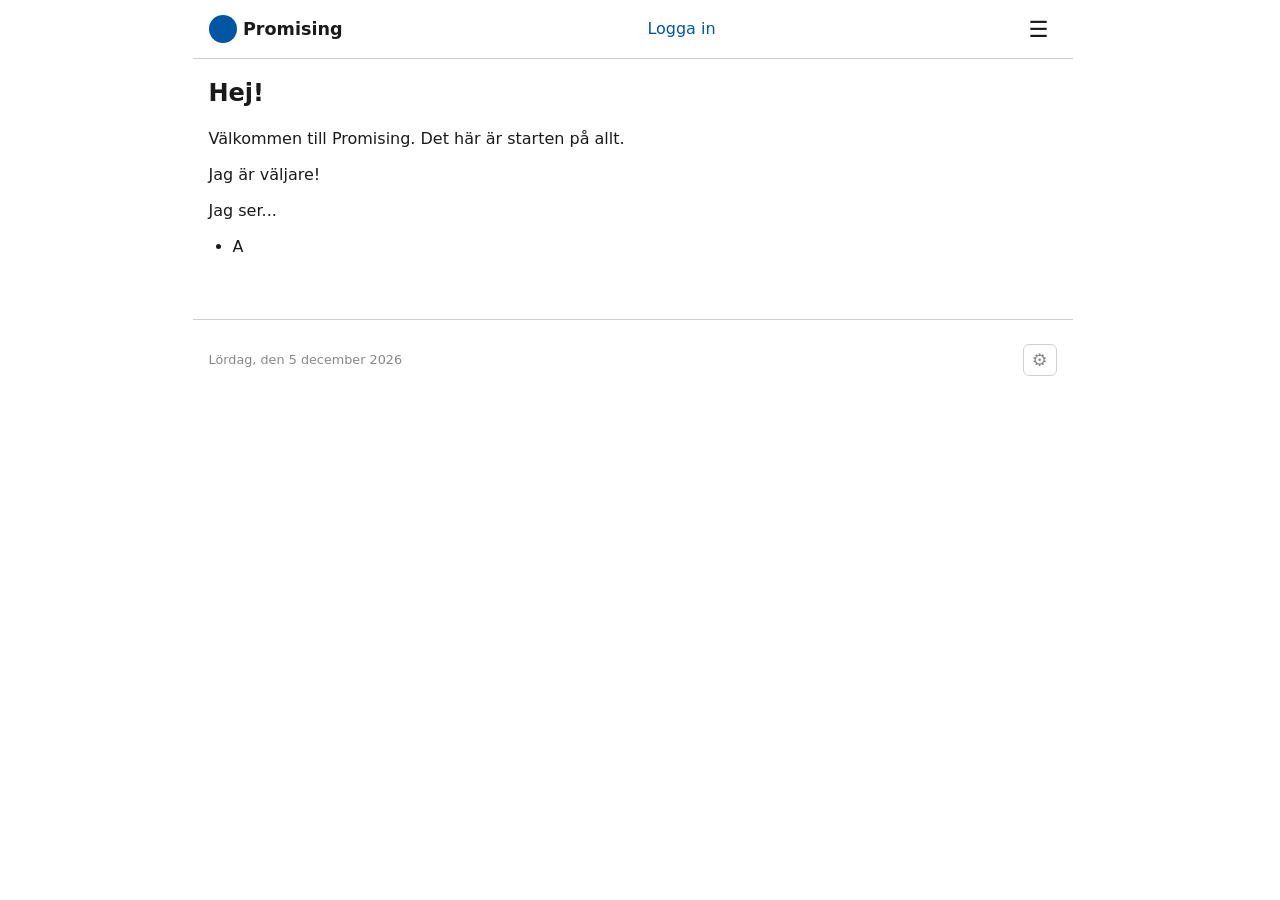
<file: site/index.html>
<!DOCTYPE html>
<html lang="sv">
<head>
  <meta charset="UTF-8">
  <meta name="viewport" content="width=device-width, initial-scale=1.0">
  <title>Promising</title>
  <link rel="stylesheet" href="../system/promising.css">
  <link rel="stylesheet" href="site.css">
</head>
<body>
  <div id="app"></div>
  <script src="../system/lib/js-yaml.min.js"></script>
  <script src="../system/lib/hetmule.js"></script>
  <script src="../system/yaml.js"></script>
  <script src="../system/records.js"></script>
  <script src="../system/render.js"></script>
  <script src="../system/menu.js"></script>
  <script src="../system/group.js"></script>
  <script src="../system/search.js"></script>
  <script src="../system/axioms.js"></script>
  <script src="../system/dimensions.js"></script>
  <script src="../system/core.js"></script>
  <script src="../system/backend.js"></script>
  <script src="../system/services.js"></script>
  <script src="../system/meta.js"></script>
  <script src="../system/dev.js"></script>
  <script src="site.js"></script>
</body>
</html>
</file>
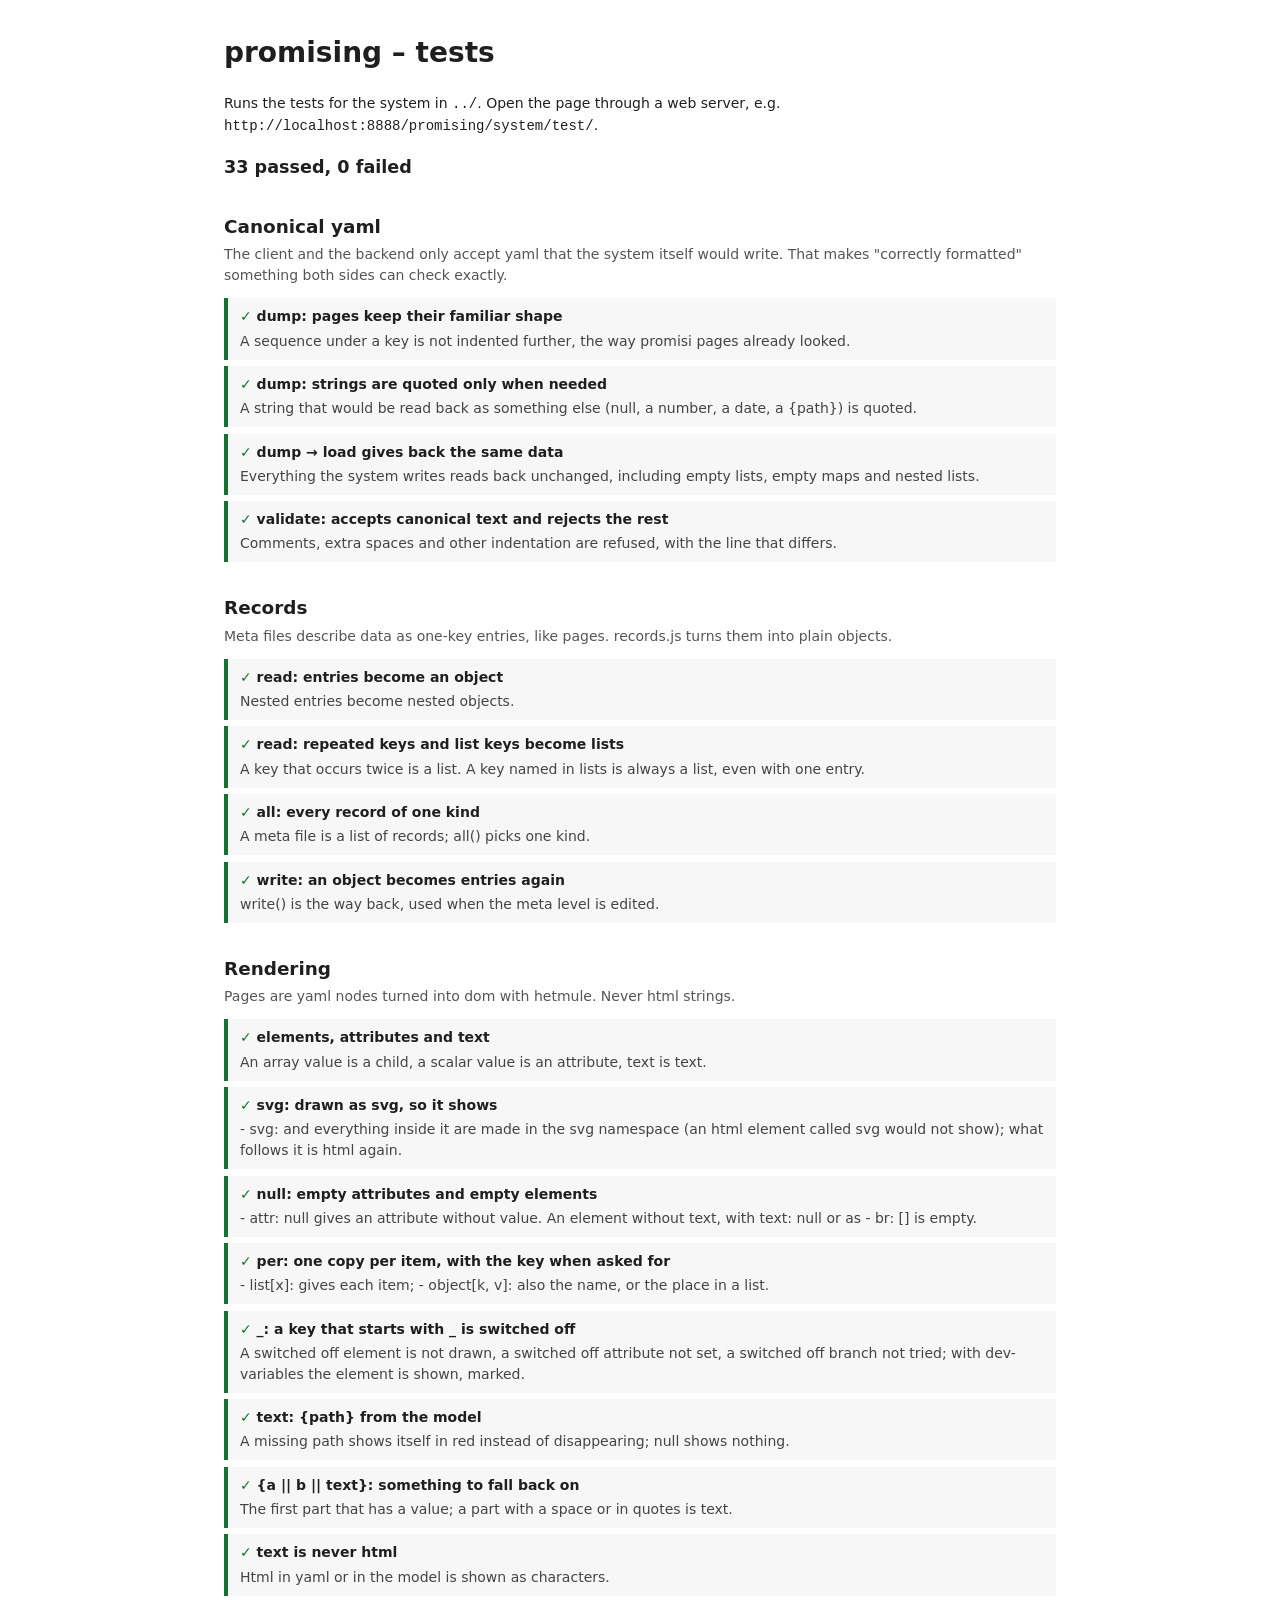
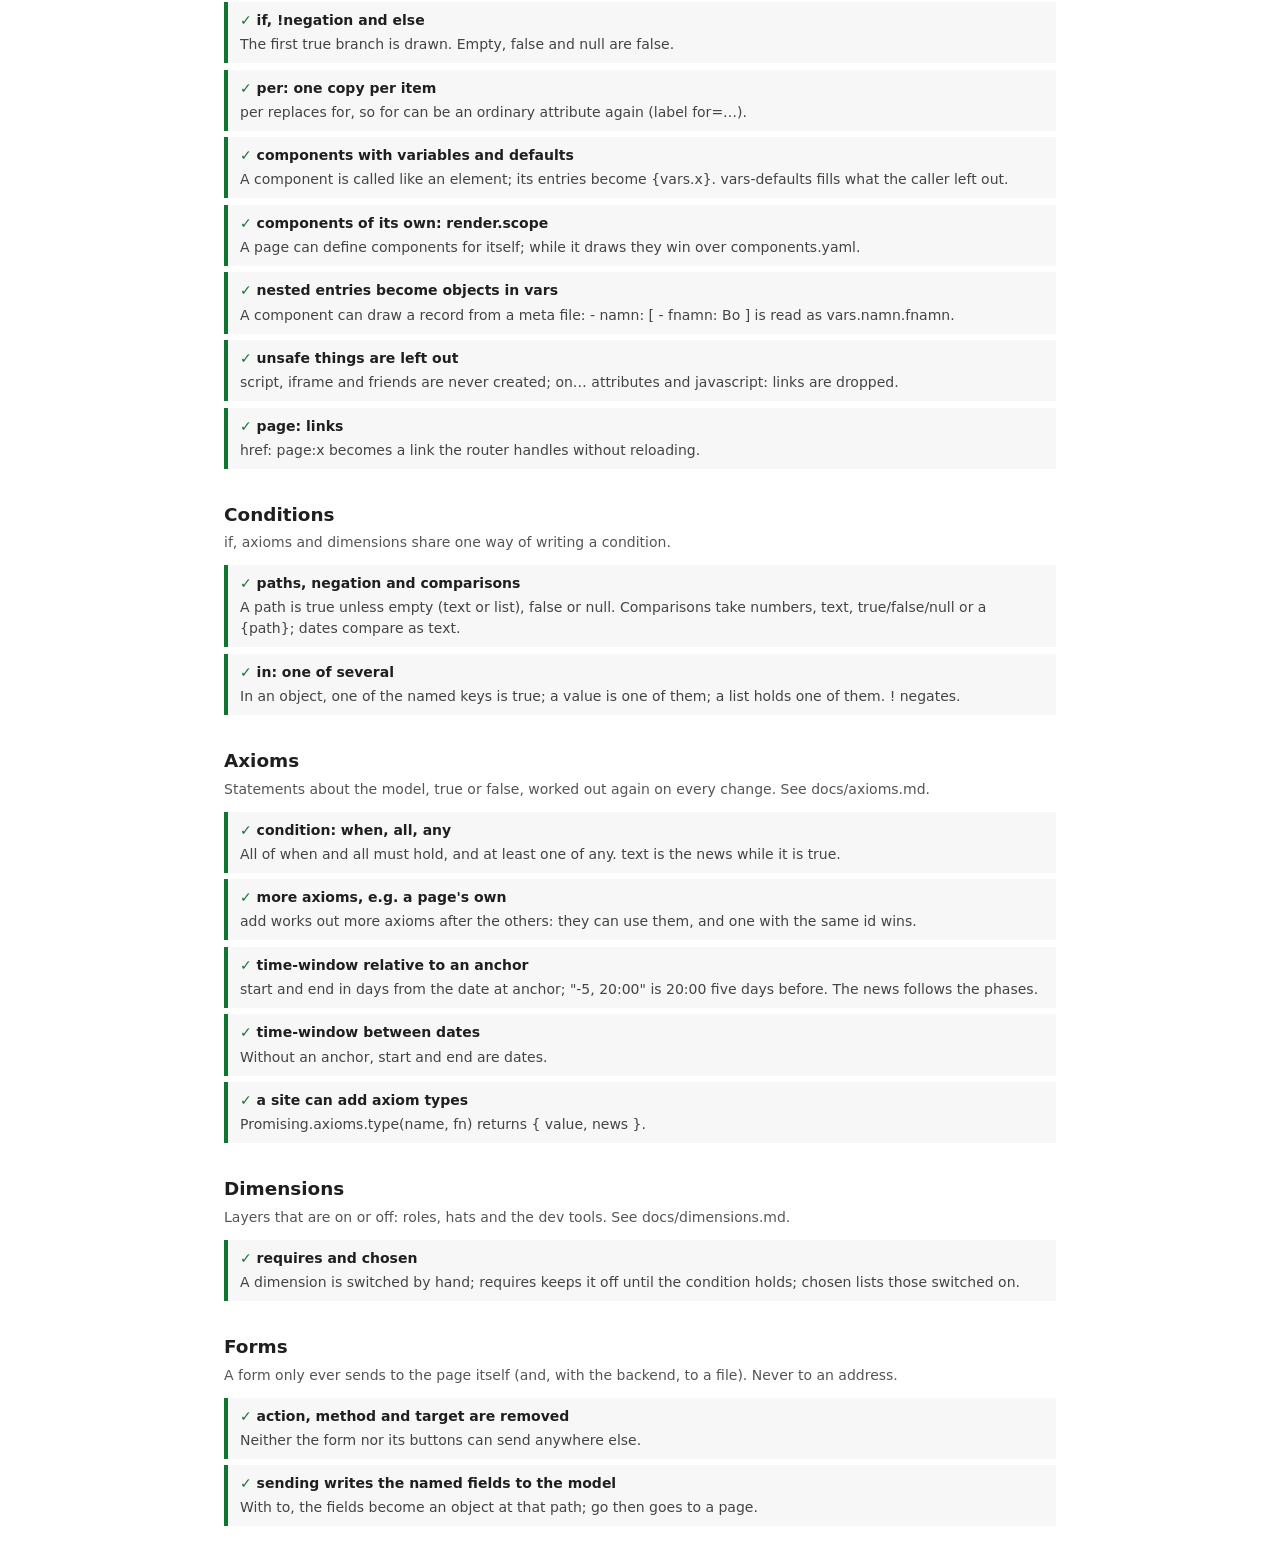
<file: system/test/index.html>
<!doctype html>
<html lang="en">
<head>
  <meta charset="utf-8">
  <title>promising – tests</title>
  <style>
    body { font: 14px/1.5 system-ui, sans-serif; margin: 2rem auto; max-width: 52rem; padding: 0 1rem; color: #1f1f1f; }
    h2 { margin: 2rem 0 0.25rem; font-size: 1.15rem; }
    .intro { margin: 0 0 0.75rem; color: #555; }
    ul { list-style: none; padding: 0; margin: 0; }
    li { padding: 0.5rem 0.75rem; border-left: 4px solid #ccc; margin-bottom: 0.4rem; background: #f7f7f7; }
    li.pass { border-color: #137333; }
    li.fail { border-color: #b3261e; background: #fdeceb; }
    .name { font-weight: 600; }
    .pass .name::before { content: '✓ '; color: #137333; }
    .fail .name::before { content: '✗ '; color: #b3261e; }
    .description { margin: 0.2rem 0 0; color: #444; }
    .error { margin: 0.3rem 0 0; color: #b3261e; font-family: ui-monospace, monospace; font-size: 12px; white-space: pre-wrap; }
    #summary { font-size: 1.1rem; font-weight: 600; }
  </style>
</head>
<body>
  <h1>promising – tests</h1>
  <p>Runs the tests for the system in <code>../</code>. Open the page through a web server, e.g. <code>http://localhost:8888/promising/system/test/</code>.</p>
  <p id="summary">Running…</p>
  <div id="results"></div>

  <script src="../lib/js-yaml.min.js"></script>
  <script src="../lib/hetmule.js"></script>
  <script src="../yaml.js"></script>
  <script src="../records.js"></script>
  <script src="../render.js"></script>
  <script src="../axioms.js"></script>
  <script src="../dimensions.js"></script>
  <script src="tests.js"></script>
  <script>
    let passed = 0, failed = 0;
    H.mount('#results', groups.map(g => [
      H.el('h2', g.title),
      H.el('p', { class: 'intro' }, g.intro),
      H.el('ul', g.tests.map(t => {
        let error = null;
        try { t.fn(); passed++; } catch (e) { error = e; failed++; }
        return H.el('li', { class: error ? 'fail' : 'pass' },
          H.el('div', { class: 'name' }, t.name),
          H.el('p', { class: 'description' }, t.description),
          error && H.el('p', { class: 'error' }, error.message));
      })),
    ]));
    H.mount('#summary', `${passed} passed, ${failed} failed`);
  </script>
</body>
</html>
</file>
<file: system/promising.css>
/*
  promising.css – only what the system itself draws.
  The look of a site belongs in its own css.
*/

/* A {path} that is missing from the model */
.promising-missing {
  color: #c00;
  font-weight: bold;
}

/* An object or list shown with {path} */
.promising-dump {
  white-space: pre-wrap;
  font-family: monospace;
}

/* Hide the menu while a search next to it has hits */
.search:has(.search-results:not(:empty)) ~ .menu {
  display: none;
}

.menu,
.search-results,
.search-results ul {
  list-style: none;
  padding-left: 0;
}


/* fullscreen: '.fr' – the root in full screen, showing only that part of the page */
.promising-fullscreen:fullscreen {
  overflow: auto;
  padding: 1.5rem;
  background: #fff;
}

.promising-fullscreen:fullscreen :not(.promising-fullscreen-part, .promising-fullscreen-part *, :has(.promising-fullscreen-part)) {
  display: none !important;
}


/* ── The panel ─────────────────────────────────────────────────────────────── */

.promising-panel {
  --dev: #6b3fa0;
  position: fixed;
  top: 0;
  right: 0;
  bottom: 0;
  z-index: 100;
  width: min(380px, 100vw);
  background: #fbfaff;
  border-left: 3px solid var(--dev);
  box-shadow: -4px 0 16px rgb(0 0 0 / 0.12);
  font: 14px/1.4 system-ui, sans-serif;
  color: #222;
}

.promising-panel[hidden] {
  display: none;
}

/* The site's own look for buttons and fields is not wanted here. The reset is strong enough
   for the site's rules like input[type=text] (0,1,1); the panel's own rules for fields come
   after it and are at least as strong. */
.promising-panel.promising-panel :is(button, input, select, textarea) {
  all: revert;
  font: inherit;
}

/* What a dev dimension shows, under its switch */
.promising-under {
  margin: 0.3rem 0 0.7rem 1.4rem;
}

/* Shared screen: the site keeps to the left of the panel */
html.promising-split {
  --promising-split: var(--promising-panel-width);
  padding-right: var(--promising-split);
}

.promising-panel-inside {
  height: 100%;
  overflow-y: auto;
  padding: 0 1rem 2rem;
}

/* The left edge: drag to change the width */
.promising-panel-edge {
  position: absolute;
  top: 0;
  bottom: 0;
  left: -6px;
  z-index: 2;
  width: 10px;
  cursor: ew-resize;
  touch-action: none;
}

.promising-panel-edge:hover,
.promising-panel.resizing .promising-panel-edge {
  background: linear-gradient(to right, transparent 6px, var(--dev) 6px, var(--dev) 10px, transparent 10px);
}

.promising-panel.resizing {
  user-select: none;
}

.promising-panel-head {
  --pad: 1rem;
  position: sticky;
  top: 0;
  z-index: 1;
  display: flex;
  justify-content: space-between;
  align-items: center;
  margin: 0 -1rem;
  padding: var(--pad);
  background: var(--dev);
  color: #fff;
}

/* Title and close button share size and line height, so both sit --pad from their edges */
.promising-panel-head strong,
.promising-panel-head button {
  font-size: 1.15rem;
  line-height: 1.5rem;
}

.promising-panel.promising-panel .promising-panel-head button {
  display: grid;
  place-items: center;
  width: 1.5rem;
  height: 1.5rem;
  margin: 0;
  padding: 0;
  border: 0;
  border-radius: 4px;
  background: none;
  color: inherit;
  cursor: pointer;
}

.promising-panel.promising-panel .promising-panel-head button:hover,
.promising-panel.promising-panel .promising-panel-head button:focus-visible {
  background: rgb(255 255 255 / 0.18);
  outline: none;
}

.promising-meta {
  margin-top: 1rem;
}

.promising-panel.promising-panel button {
  margin: 0.2rem 0.3rem 0.2rem 0;
  font: inherit;
  cursor: pointer;
}

/* Save this state: a name and a button on one line */
.promising-keep {
  display: flex;
  gap: 0.4rem;
  align-items: center;
  margin-top: 0.6rem;
}

.promising-panel .promising-keep input {
  flex: 1;
  min-width: 0;
}

.promising-panel.promising-panel .promising-keep button {
  margin: 0;
}

.promising-dimensions {
  --inset: 0.75rem;
  margin: 1rem 0 0;
  padding: 0.35rem var(--inset) var(--inset);
  border: 1px solid #ddd;
  border-radius: 6px;
  background: #fff;
}

/* The legend's text lines up with the checkboxes */
.promising-dimensions legend {
  margin-left: -0.35rem;
  padding: 0 0.35rem;
  font-size: 0.8rem;
  font-weight: bold;
  text-transform: uppercase;
  letter-spacing: 0.05em;
  color: var(--dev);
}

.promising-dimensions label {
  display: flex;
  align-items: center;
  gap: 0.5rem;
  padding: 0.2rem 0;
  cursor: pointer;
}

.promising-panel .promising-dimensions input {
  flex: none;
  margin: 0;
  accent-color: var(--dev);
}

.promising-dimensions .promising-hint {
  margin-left: auto;
}

.promising-dimensions .unasked {
  color: #999;
}

.promising-dimensions .disabled {
  opacity: 0.5;
  cursor: default;
}

/* dev-persons */
.promising-persons {
  display: flex;
  flex-wrap: wrap;
  gap: 4px;
}

.promising-panel button.promising-person {
  min-width: 2.2rem;
  padding: 0.3rem;
  border: 3px solid #ccc;
  border-radius: 4px;
  background: #fff;
}

.promising-panel button.promising-person.active {
  background: var(--dev);
  border-color: var(--dev);
  color: #fff;
  outline: 3px solid white;
  filter: drop-shadow(0px 0px 2px #000000);
}

/* The path through the page's if branches: one colour per path, in frame and background,
   dotted for your own path with other text */
.promising-path-1 { --path: #e67e00; }
.promising-path-2 { --path: #1f6fd1; }
.promising-path-3 { --path: #d62828; }
.promising-path-4 { --path: #1e9e3a; }
.promising-path-5 { --path: #a020a0; }
.promising-path-6 { --path: #00a5b5; }
.promising-path-7 { --path: #8a5a2b; }
.promising-path-8 { --path: #222; }

[class*=promising-path-],
.promising-panel button[class*=promising-path-] {
  border-color: var(--path);
  background: color-mix(in srgb, var(--path) 30%, #fff);
}

.promising-path-text,
.promising-panel button.promising-path-text {
  --path: #444;
  border-style: dotted;
  background: #fff;
}

.promising-legend span {
  display: inline-block;
  margin-right: 0.4rem;
  padding: 0 0.3rem;
  border: 3px solid var(--path, currentColor);
  border-radius: 3px;
  font-size: 0.8rem;
}

.promising-legend .promising-path-text {
  border-style: dotted;
}

/* dev-time */
.promising-panel input.promising-time-slider {
  width: 100%;
}

.promising-time-years {
  position: relative;
  height: 1.2rem;
  font-size: 0.7rem;
  color: #777;
}

.promising-time-years span {
  position: absolute;
  transform: translateX(-50%);
}

.promising-time-exact {
  display: flex;
  flex-wrap: wrap;
  gap: 0.5rem;
  align-items: center;
}

/* As wide as its text: field-sizing where the browser has it, otherwise wide enough */
.promising-panel input.promising-time-input {
  flex: none;
  min-width: 14em;
  field-sizing: content;
}

/* dev-model: one line per entry, key = value, opened to change it */
.promising-tree {
  font-size: 0.85rem;
}

.promising-tree summary {
  overflow: hidden;
  white-space: nowrap;
  text-overflow: ellipsis;
  cursor: pointer;
}

.promising-tree details > :not(summary) {
  margin-left: 1rem;
}

.promising-value {
  font-family: monospace;
  color: #555;
}

.promising-row {
  display: flex;
  gap: 0.4rem;
  align-items: center;
  margin: 2px 0;
}

.promising-row input[type=text],
.promising-row input[type=number] {
  flex: 1;
  min-width: 0;
  font: inherit;
}

.promising-key {
  font-family: monospace;
}

.promising-hint {
  color: #888;
  font-size: 0.8rem;
}

.promising-panel .promising-add input {
  opacity: 0.7;
}

/* dev-files */
.promising-files {
  padding-left: 1rem;
}

.promising-status:empty {
  display: none;
}


/* ── dev-code ──────────────────────────────────────────────────────────────── */

.promising-code {
  margin: 0;
}

.promising-code[hidden] {
  display: none;
}

.promising-code-head {
  display: flex;
  flex-wrap: wrap;
  align-items: center;
  gap: 0.3rem;
  margin-bottom: 0.3rem;
}

.promising-code-head code {
  flex: 1;
  overflow-wrap: anywhere;
}

/* The textarea lies over a coloured copy of its text: the same box, font and wrapping, both
   always with a scrollbar so the lines break at the same width */
.promising-code-editor {
  position: relative;
}

.promising-panel textarea.promising-code-text,
.promising-panel pre.promising-code-view {
  box-sizing: border-box;
  width: 100%;
  margin: 0;
  padding: 0.6rem;
  border: 2px solid #6b3fa0;
  border-radius: 4px;
  font: 13px/1.45 ui-monospace, Menlo, monospace;
  letter-spacing: normal;
  tab-size: 2;
  white-space: pre-wrap;
  overflow-wrap: anywhere;
  overflow-y: scroll;
}

.promising-panel textarea.promising-code-text {
  position: relative;
  display: block;
  min-height: 24rem;
  resize: vertical;
  background: transparent;
  color: transparent;
  caret-color: #222;
}

.promising-panel textarea.promising-code-text::selection {
  background: rgb(107 63 160 / 0.25);
}

.promising-panel pre.promising-code-view {
  position: absolute;
  inset: 0;
  overflow: hidden;
  overflow-y: scroll;
  background: #fff;
  color: #222;
  pointer-events: none;
}

.promising-code-view .y-dash { color: #999; }
.promising-code-view .y-key { color: #6b3fa0; font-weight: bold; }
.promising-code-view .y-string { color: #1e7a35; }
.promising-code-view .y-path { color: #1f5fbf; background: rgb(31 95 191 / 0.08); }
.promising-code-view .y-literal { color: #b5540a; }
.promising-code-view .y-comment { color: #888; font-style: italic; }
.promising-code-view .y-error { background: rgb(214 40 40 / 0.18); text-decoration: underline wavy #d62828; }
.promising-code-view .y-warning { background: rgb(230 126 0 / 0.18); }

.promising-code-message {
  min-height: 1.2em;
  color: #c00;
  font-family: monospace;
}


/* ── dev-text, dev-variables, dev-menu ─────────────────────────────────────── */

/* Every text that can be edited has a faint dashed frame, a firmer one under the pointer */
body.dim-dev-text .promising-editable {
  outline: 1px dashed rgb(107 63 160 / 0.45);
  outline-offset: 2px;
  border-radius: 2px;
  cursor: text;
}

body.dim-dev-text .promising-editable:hover {
  outline: 1px solid #6b3fa0;
  background: rgb(107 63 160 / 0.07);
}

[contenteditable],
body.dim-dev-text .promising-editable[contenteditable] {
  outline: 2px solid #6b3fa0;
  background: none;
  outline-offset: 2px;
}

body.dim-dev-variables [data-if] {
  position: relative;
  outline: 1px dashed #b0306b;
}

body.dim-dev-variables [data-if]::before {
  content: 'if ' attr(data-if);
  position: absolute;
  top: -0.7rem;
  left: 0;
  z-index: 5;
  padding: 0 3px;
  background: #b0306b;
  color: #fff;
  font: 10px/1.2 monospace;
  white-space: nowrap;
  pointer-events: none;
}

body.dim-dev-variables .promising-variable {
  outline: 1px dotted #2e60b0;
}

body.dim-dev-variables .promising-variable::after {
  content: attr(data-variable);
  margin-left: 2px;
  padding: 0 2px;
  background: #2e60b0;
  color: #fff;
  font: 10px/1.2 monospace;
  vertical-align: super;
}

/* - _p: switched off, shown only with dev-variables */
body.dim-dev-variables .promising-off {
  position: relative;
  outline: 1px dashed #999;
  opacity: 0.45;
  text-decoration: line-through;
}

body.dim-dev-variables .promising-off::after {
  content: attr(data-off);
  position: absolute;
  top: -0.7rem;
  right: 0;
  padding: 0 3px;
  background: #777;
  color: #fff;
  font: 10px/1.2 monospace;
  text-decoration: none;
  pointer-events: none;
}

.menu-hidden > a {
  opacity: 0.4;
  text-decoration: line-through;
}

/* The switch on the same line as its menu item; the items below go under both */
body.dim-dev-menu .menu li {
  display: grid;
  grid-template-columns: auto 1fr;
  align-items: center;
  column-gap: 0.4rem;
}

body.dim-dev-menu .menu li > :not(.menu-visible, a) {
  grid-column: 1 / -1;
}

.menu-visible {
  margin: 0;
  accent-color: #6b3fa0;
}


/* ── The meta level ────────────────────────────────────────────────────────── */

.meta-card {
  margin: 1rem 0;
  padding: 0.8rem 1rem;
  border: 1px solid #ddd;
  border-left: 4px solid #6b3fa0;
  border-radius: 4px;
}

.meta-card-head {
  display: flex;
  flex-wrap: wrap;
  gap: 0.6rem;
  align-items: baseline;
}

.meta-card-head h2 {
  margin: 0;
  font-size: 1.1rem;
}

.meta-id {
  color: #6b3fa0;
  font-size: 0.8rem;
}

/* Name and value on the same line, whatever the site does with dl, dt and dd */
.meta-fields {
  display: grid;
  grid-template-columns: max-content 1fr;
  align-items: baseline;
  gap: 0.2rem 0.8rem;
  margin: 0.5rem 0;
  font-size: 0.9rem;
}

.meta-fields .meta-fields {
  margin: 0;
}

.meta-fields dt {
  margin: 0;
  font: 0.9em/1.5 monospace;
  letter-spacing: normal;
  text-transform: none;
  color: #555;
}

.meta-fields dd {
  margin: 0;
  line-height: 1.5;
}

.meta-value {
  padding: 0 0.4rem;
  border-radius: 3px;
  color: #fff;
  font-weight: bold;
}

.meta-true { background: #2a8a3e; }
.meta-false { background: #999; }

.meta-tree {
  padding-left: 1.2rem;
}

.meta-swatch {
  display: inline-block;
  width: 0.8em;
  height: 0.8em;
  margin-right: 0.3em;
  border-radius: 50%;
}

.meta-preview {
  margin: 0.6rem 0;
  padding: 0.6rem;
  border: 1px dashed #ccc;
}

.meta-card h3 {
  margin: 0.8rem 0 0.3rem;
  font-size: 0.95rem;
}

.meta-log time {
  font-family: monospace;
  color: #555;
}

.meta-code {
  overflow-x: auto;
  font-size: 0.8rem;
}
</file>
<file: site/site.css>
/* Minasidor – the look of our site */

:root {
  --background: #ffffff;
  --text: #1a1a1a;
  --accent: var(--page-color, #0055a5);
  --accent-light: #e8f0fb;
  --border: #d0d0d0;
  --menu-background: #f5f5f5;
  --font: system-ui, -apple-system, sans-serif;
  --radius: 6px;
  --site-width: 880px;

  --val-rd-background: #fff9c4;  --val-rd-border: transparent;  --val-rd-text: #333333;
  --val-rf-background: #e3f2fd;  --val-rf-border: transparent;  --val-rf-text: #333333;
  --val-kf-background: #ffffff;  --val-kf-border: #cccccc;      --val-kf-text: #333333;
  --val-fo-background: #fce4ec;  --val-fo-border: #b71c1c;      --val-fo-text: #b71c1c;
  --val-eu-background: #003399;  --val-eu-border: transparent;  --val-eu-text: #ffcc00;
  --val-st-background: #1b5e20;  --val-st-border: transparent;  --val-st-text: #ffffff;
}

*, *::before, *::after {
  box-sizing: border-box;
  margin: 0;
  padding: 0;
}

html {
  scrollbar-gutter: stable;
}

body {
  font-family: var(--font);
  font-size: 1rem;
  line-height: 1.5;
  color: var(--text);
  background: var(--background);
  max-width: var(--site-width);
  margin: 0 auto;
}

/* Helskärm (- toggle: fullscreen): hela bredden */
body.fullscreen {
  --site-width: 100%;
}

pre {
  white-space: pre-wrap;
  word-break: break-word;
  background: var(--menu-background);
  border: 1px solid var(--border);
  border-radius: var(--radius);
  padding: 0.75rem;
  font-size: 0.85rem;
}

/* -- Mina dimensioner -- */

body.dim-C {
  font-family: Open Sans Regular, sans-serif;
}

body.dim-C footer {
  border-top: 10px solid #db8030;
  background-color: #f5f5f5;
}

body.dim-C {
  --accent: #0075ba;
}

body.dim-C .hamburger {
  color: #db8030;
  font-size: 2.5rem;
  padding: 0;
}

/* ── Head ── */

.head {
  display: flex;
  align-items: center;
  justify-content: space-between;
  padding: 0.75rem 1rem;
  border-bottom: 1px solid var(--border);
  top: 0;
  background: var(--background);
  z-index: 10;
}

.logo {
  font-weight: 700;
  font-size: 1.1rem;
  color: var(--text);
  text-decoration: none;
  display: flex;
  align-items: center;
  gap: 0.4rem;
}

.logo-circle {
  display: inline-block;
  width: 28px;
  height: 28px;
  background: var(--accent);
  border-radius: 50%;
  flex-shrink: 0;
}

.logo-circle--large {
  width: 64px;
  height: 64px;
}

.user-link {
  text-decoration: none;
  display: flex;
  flex-direction: column;
  align-items: center;
  line-height: 1.2;
}

.user-label {
  font-size: 0.65rem;
  color: #888;
}

.user-name {
  font-size: 0.9rem;
  color: var(--accent);
}

.login-link {
  text-decoration: none;
}

.hamburger {
  background: none;
  border: none;
  font-size: 1.4rem;
  padding: 0.25rem 0.5rem;
  color: var(--text);
}

/* ── Menu ── */

/* Covers the site's column only, also when the screen is shared with the promising panel */
.menu-panel {
  position: fixed;
  top: 0;
  bottom: 0;
  left: max(0px, (100% - var(--promising-split, 0px) - var(--site-width)) / 2);
  width: min(var(--site-width), 100% - var(--promising-split, 0px));
  background: var(--menu-background);
  z-index: 20;
  overflow-y: auto;
  padding: 1rem;
}

.menu-close {
  float: right;
  background: none;
  border: none;
  font-size: 1.8rem;
  line-height: 1;
  color: #000;
  padding: 0.25rem 0.5rem;
}

.menu li {
  margin: 0;
}

.menu a {
  display: block;
  padding: 0.85rem 0.5rem;
  border-bottom: 1px solid var(--border);
  color: var(--text);
  text-decoration: none;
  font-size: 1.05rem;
}

.menu a:hover {
  background: var(--accent-light);
}

/* The page's own colour, mostly see-through, so the text stays easy to read */
.menu a.active,
.menu a.active:hover {
  background: color-mix(in srgb, var(--accent) 22%, transparent);
  color: var(--text);
  font-weight: 600;
}

.menu-level-0 > li:first-child > a::before {
  content: '< ';
}

.menu .menu {
  margin: 0 0 0 1rem;
}

.menu .menu a {
  border-bottom-color: #ebebeb;
  font-size: 0.95rem;
  color: #333;
}

.menu .menu .menu a {
  font-size: 0.9rem;
  color: #555;
}

.menu .menu .menu .menu a {
  font-size: 0.85rem;
  color: #666;
}

.logout-button {
  display: block;
  width: 100%;
  margin-top: 1.5rem;
  padding: 0.65rem 1rem;
  background: transparent;
  color: var(--text);
  border: 1px solid var(--border);
  text-align: left;
  font-size: 0.95rem;
}

.logout-button:hover {
  background: #f5f5f5;
  border-color: #999;
}

/* ── Search ── */

.search-field {
  width: 100%;
  padding: 0.6rem 0.75rem;
  font-size: 1rem;
  border: 1px solid var(--border);
  border-radius: var(--radius);
  margin-bottom: 1rem;
  font-family: var(--font);
}

.search-results li {
  border-bottom: 1px solid var(--border);
  margin: 0;
}

.search-results a {
  display: block;
  padding: 0.85rem 0.5rem;
  color: var(--text);
  text-decoration: none;
}

.search-results a:hover {
  background: var(--accent-light);
}

.search-empty {
  padding: 0.85rem 0.5rem;
  color: #666;
}

/* ── Funneling table: rows that open, one level in each time ── */

.funneling {
  width: 100%;
  border-collapse: collapse;
  margin: 0.5rem 0 1.5rem;
}

.funneling th,
.funneling td {
  padding: 0.45rem 0.6rem;
  border-bottom: 1px solid var(--border);
  text-align: left;
  font-weight: normal;
}

.funneling td {
  text-align: right;
  font-variant-numeric: tabular-nums;
}

.funneling-total th,
.funneling-total td {
  font-weight: 600;
  border-bottom: 2px solid var(--text);
}

.funneling-row {
  cursor: pointer;
}

.funneling-row:hover {
  background: var(--accent-light);
}

.funneling-row th::before {
  content: '▸';
  display: inline-block;
  width: 1.1em;
  color: var(--accent);
  transition: transform 0.15s;
}

.funneling-row[data-open] th::before {
  transform: rotate(90deg);
}

/* A row that opens a page of its own, not more rows: a link over the whole row */
.funneling-link:hover {
  background: var(--accent-light);
}

.funneling-link a {
  display: block;
  color: var(--accent);
  text-decoration: underline;
  text-underline-offset: 0.15em;
}

.funneling-link a::after {
  content: ' →';
  display: inline-block;
  margin-left: 0.3em;
  text-decoration: none;
}

.funneling-link:hover a {
  text-decoration-thickness: 2px;
}

.funneling-link td {
  text-align: left;
}

/* Deeper levels: a little darker and further in; a link has no triangle, so it goes in by that much more */
.funneling-2 {
  background: rgb(0 0 0 / 0.03);
}

.funneling-3 {
  background: rgb(0 0 0 / 0.06);
  font-size: 0.95em;
}

.funneling-4 {
  background: rgb(0 0 0 / 0.09);
  font-size: 0.95em;
}

.funneling-2 th { padding-left: 1.8rem; }
.funneling-3 th { padding-left: 3rem; }
.funneling-4 th { padding-left: 4.2rem; }
.funneling-link.funneling-1 th { padding-left: calc(0.6rem + 1.1em); }
.funneling-link.funneling-2 th { padding-left: calc(1.8rem + 1.1em); }
.funneling-link.funneling-3 th { padding-left: calc(3rem + 1.1em); }
.funneling-link.funneling-4 th { padding-left: calc(4.2rem + 1.1em); }

/* ── Breadcrumb ── */

.breadcrumb {
  font-size: 0.85rem;
  margin-bottom: 0.75rem;
}

.breadcrumb a {
  color: var(--accent);
  text-decoration: none;
}

.breadcrumb a:hover {
  opacity: 0.7;
}

.breadcrumb-arrow {
  display: inline-block;
  width: 1.4em;
  height: 1.4em;
  vertical-align: -0.15em;
  margin-right: 0.25em;
  stroke-width: 8;
  stroke: currentColor;
  fill: none;
}

/* ── Page ── */

.page {
  padding: 1rem;
}

h1 {
  font-size: 1.5rem;
  margin-bottom: 1rem;
}

h2 {
  font-size: 1.2rem;
  margin: 1rem 0 0.5rem;
}

p {
  margin-bottom: 0.75rem;
}

ul, ol {
  padding-left: 1.5rem;
  margin-bottom: 0.75rem;
}

li {
  margin-bottom: 0.25rem;
}

a {
  color: var(--accent);
}

dl {
  margin-bottom: 1rem;
}

dt {
  font-weight: 600;
  font-size: 0.85rem;
  color: #666;
  margin-top: 0.75rem;
  text-transform: uppercase;
  letter-spacing: 0.03em;
}

dd {
  margin-left: 0;
}

label {
  display: block;
  font-weight: 600;
  margin-bottom: 0.3rem;
}

input[type="text"],
input[type="email"],
input[type="datetime-local"],
textarea {
  width: 100%;
  padding: 0.6rem 0.75rem;
  font-size: 1rem;
  border: 1px solid var(--border);
  border-radius: var(--radius);
  font-family: var(--font);
  margin-bottom: 0.75rem;
}

textarea {
  min-height: 120px;
  resize: vertical;
}

button {
  padding: 0.6rem 1.2rem;
  background: var(--accent);
  color: #fff;
  border: none;
  border-radius: var(--radius);
  font-size: 1rem;
  cursor: pointer;
  font-family: var(--font);
}

button:hover {
  opacity: 0.85;
}

/* ── Block link ── */

.block-link {
  display: flex;
  border: 1px solid var(--border);
  border-radius: var(--radius);
  text-decoration: none;
  color: var(--text);
  overflow: hidden;
  margin-bottom: 1rem;
  transition: border-color 0.15s, box-shadow 0.15s;
}

.block-link:hover {
  border-color: var(--accent);
  box-shadow: 0 2px 8px rgba(0, 0, 60, 0.08);
}

.block-link.related {
  outline: 2px solid var(--accent);
  outline-offset: 1px;
}

.block-link::after {
  content: '›';
  font-size: 1.4rem;
  color: var(--accent);
  display: flex;
  align-items: center;
  padding: 0 0.75rem;
  flex-shrink: 0;
}

.block-link-icon {
  width: clamp(0.75rem, 8vw, 3.5rem);
  flex-shrink: 0;
  display: flex;
  align-items: center;
  justify-content: center;
  font-size: clamp(0.5rem, 5vw, 1.8rem);
  background: var(--accent-light);
  overflow: hidden;
  line-height: 1;
}

.block-link-icon--generic {
  background: #efefef;
}

.block-link-image {
  width: 100%;
  height: 160px;
  object-fit: cover;
  display: block;
}

.block-link-body {
  flex: 1;
  min-width: 0;
  padding: 0.75rem 1rem;
}

.block-link-title {
  font-size: 1.05rem;
  font-weight: 600;
  color: var(--accent);
  margin: 0 0 0.3rem;
}

.block-link-title:last-child {
  margin-bottom: 0;
}

.block-link-text {
  font-size: 0.9rem;
  color: #555;
  margin: 0;
}

/* ── Block checkbox ── */

.block-checkbox {
  display: flex;
  border: 1px solid var(--border);
  border-radius: var(--radius);
  overflow: hidden;
  margin-bottom: 1rem;
  font-weight: normal;
  cursor: pointer;
  transition: border-color 0.15s, box-shadow 0.15s, background 0.15s;
}

.block-checkbox:not(:has(input:disabled)):hover {
  border-color: var(--accent);
  box-shadow: 0 2px 8px rgba(0, 0, 60, 0.08);
}

.block-checkbox:has(input:checked) {
  border-color: var(--accent);
  background: var(--accent-light);
}

.block-checkbox:has(input:disabled) {
  cursor: not-allowed;
  opacity: 0.55;
}

.block-checkbox-icon {
  width: clamp(2.25rem, 8vw, 3.5rem);
  flex-shrink: 0;
  display: flex;
  align-items: center;
  justify-content: center;
  background: var(--accent-light);
}

.block-checkbox-input {
  width: 1.3rem;
  height: 1.3rem;
  accent-color: var(--accent);
}

.block-checkbox-body {
  flex: 1;
  min-width: 0;
  padding: 0.75rem 1rem;
}

.block-checkbox-title {
  font-size: 1.05rem;
  font-weight: 600;
  color: var(--accent);
  margin: 0 0 0.3rem;
}

.block-checkbox-title:last-child {
  margin-bottom: 0;
}

.block-checkbox-text {
  font-size: 0.9rem;
  color: #555;
  margin: 0;
}

/* ── Election chips ── */

.val-chips {
  display: flex;
  flex-wrap: wrap;
  gap: 0.3rem;
  padding: 0.1rem 0;
}

.val-chip {
  font-size: 0.75rem;
  font-weight: 600;
  padding: 0.15rem 0.5rem;
  border-radius: 3px;
  white-space: nowrap;
  border: 1px solid;
}

/* Any element can be coloured by election type */
.val-rd { background-color: var(--val-rd-background); color: var(--val-rd-text); border-color: var(--val-rd-border); }
.val-rf { background-color: var(--val-rf-background); color: var(--val-rf-text); border-color: var(--val-rf-border); }
.val-kf { background-color: var(--val-kf-background); color: var(--val-kf-text); border-color: var(--val-kf-border); }
.val-fo { background-color: var(--val-fo-background); color: var(--val-fo-text); border-color: var(--val-fo-border); }
.val-eu { background-color: var(--val-eu-background); color: var(--val-eu-text); border-color: var(--val-eu-border); }
.val-st { background-color: var(--val-st-background); color: var(--val-st-text); border-color: var(--val-st-border); }

/* ── Login and logged out ── */

.person-list {
  list-style: none;
  padding: 0;
}

.person-button {
  display: block;
  width: 100%;
  text-align: left;
  padding: 0.75rem 1rem;
  background: var(--background);
  color: var(--text);
  border: 1px solid var(--border);
}

.person-button:hover {
  opacity: 1;
  background: var(--accent-light);
  border-color: var(--accent);
}

.person-name {
  display: block;
  font-weight: 600;
}

.person-purpose {
  display: block;
  font-size: 0.85rem;
  color: #666;
}

.logged-out {
  display: flex;
  flex-direction: column;
  align-items: center;
  gap: 1rem;
  padding: 4rem 1rem;
  text-align: center;
}

.logged-out-button {
  margin-top: 1rem;
  padding: 0.75rem 2rem;
  background: var(--accent);
  color: #fff;
  border-radius: var(--radius);
  font-weight: 600;
  text-decoration: none;
}

/* ── Foot ── */

.foot {
  display: flex;
  align-items: center;
  justify-content: space-between;
  padding: 1.5rem 1rem;
  font-size: 0.85rem;
  color: #888;
  border-top: 1px solid var(--border);
  margin-top: 2rem;
}

.foot-election {
  display: flex;
  flex-direction: column;
  gap: 0.2rem;
  font-size: 0.8rem;
}

.foot-countdown {
  color: #666;
}

.foot-link {
  text-decoration: none;
}

.foot-link:hover {
  text-decoration: underline;
}

.panel-button {
  padding: 0.3rem 0.5rem;
  background: none;
  border: 1px solid var(--border);
  border-radius: var(--radius);
  color: #888;
  font-size: 1.1rem;
  cursor: pointer;
}

.panel-button:hover {
  color: var(--accent);
  border-color: var(--accent);
}

/* ── Forms ── */

.form-sent {
  margin-top: 1.5rem;
  padding: 1rem;
  border-left: 4px solid var(--accent);
  background: #f4f7fb;
}

/* ── Förtidsröstning: ett flöde från vänster till höger på en skärm ── */

/* Inom sajtens spalt; i helskärm så brett som skärmen medger */
.fr {
  max-width: 90rem;
  margin: 0 auto;
}

.fr-top {
  display: flex;
  align-items: baseline;
  justify-content: space-between;
  gap: 1rem;
  margin-bottom: 1rem;
}

.fr-task {
  margin: 0;
  font-size: 1.15rem;
  font-weight: 600;
}

.fr-tools {
  display: flex;
  gap: 0.5rem;
  margin-left: auto;
}

.fr-tools button {
  background: none;
  color: var(--text);
  border: 0;
  white-space: nowrap;
}

/* Det som är klart till vänster, nästa steg till höger om det */
.fr-steps {
  display: grid;
  grid-template-columns: repeat(3, minmax(0, 1fr));
  align-items: start;
  gap: 1.5rem;
  min-height: 24rem;
}

.fr-col {
  min-width: 0;
}

.fr-person {
  display: flex;
  flex-direction: column;
  align-items: center;
  gap: 1.5rem;
  padding-top: 1rem;
}

.fr-photo {
  display: grid;
  place-items: center;
  width: 8rem;
  height: 8rem;
  border: 1px solid var(--text);
  font-size: 6rem;
  font-weight: bold;
}

.fr-photo-ok {
  color: #1e7a35;
}

.fr-search {
  display: flex;
  flex-direction: column;
  gap: 0.5rem;
  width: 100%;
}

.fr-search input {
  padding: 0.6rem 0.75rem;
  font: inherit;
  font-size: 1.1rem;
  border: 1px solid var(--text);
  border-radius: 10px;
}

/* Folkbokföringen: en ljusrosa spalt med id-handlingen överst */
.fr-register {
  align-self: stretch;
  padding: 1rem;
  background: #f4e1ec;
  border: 1px solid #d9a5c4;
}

.fr-card {
  display: flex;
  align-items: center;
  justify-content: space-between;
  height: 7rem;
  margin-bottom: 1.5rem;
  padding: 0.75rem;
  background: #e9b0cc;
  border: 1px dashed #333;
  border-radius: 14px;
}

.fr-card-photo {
  font-size: 3rem;
}

.fr-card-text {
  width: 45%;
  height: 60%;
  background: #111;
}

.fr-number {
  font-size: 1.2rem;
  margin-bottom: 0.5rem;
}

.fr-name {
  font-size: 1.15rem;
  margin: 0;
}

.fr-wait {
  color: #555;
}

.fr-again {
  margin-top: 1rem;
}

.fr-ok .fr-check {
  margin: 0.25rem 0 0;
  color: #1e7a35;
}

.fr-ok .fr-name:last-of-type {
  margin-bottom: 1rem;
}

.fr-questions {
  padding-top: 1rem;
}

.fr-question {
  font-size: 1.2rem;
  margin-bottom: 0.25rem;
}

.fr-hint {
  color: #555;
  font-size: 0.9rem;
}

.fr-vouch {
  margin-top: 2.5rem;
  max-width: 22rem;
}

.fr-vouch input {
  width: 8rem;
  margin-right: 0.5rem;
  padding: 0.5rem;
  font: inherit;
  border: 1px solid var(--text);
  border-radius: 8px;
}

/* När identiteten är klar: personen i första spalten, valen i de två till höger om den */
.fr-steps:has(.fr-ok) {
  grid-template-columns: minmax(0, 1fr) minmax(0, 2fr);
}

.fr-choices {
  display: flex;
  flex-direction: column;
  gap: 1rem;
  max-width: 24rem;
}

.fr-choice {
  display: flex;
  align-items: center;
  gap: 1.25rem;
  padding: 1.25rem;
  color: var(--text);
  text-decoration: none;
  border: 1px solid #888;
  border-radius: 10px;
  box-shadow: 0 2px 4px rgb(0 0 0 / 0.15);
}

.fr-choice:hover {
  background: var(--accent-light);
}

.fr-choice-icon {
  font-size: 2.2rem;
}

/* Smal skärm: stegen under varandra i stället */
@media (max-width: 52rem) {
  .fr-steps,
  .fr-steps:has(.fr-ok) {
    grid-template-columns: 1fr;
    min-height: 0;
  }
}
</file>
